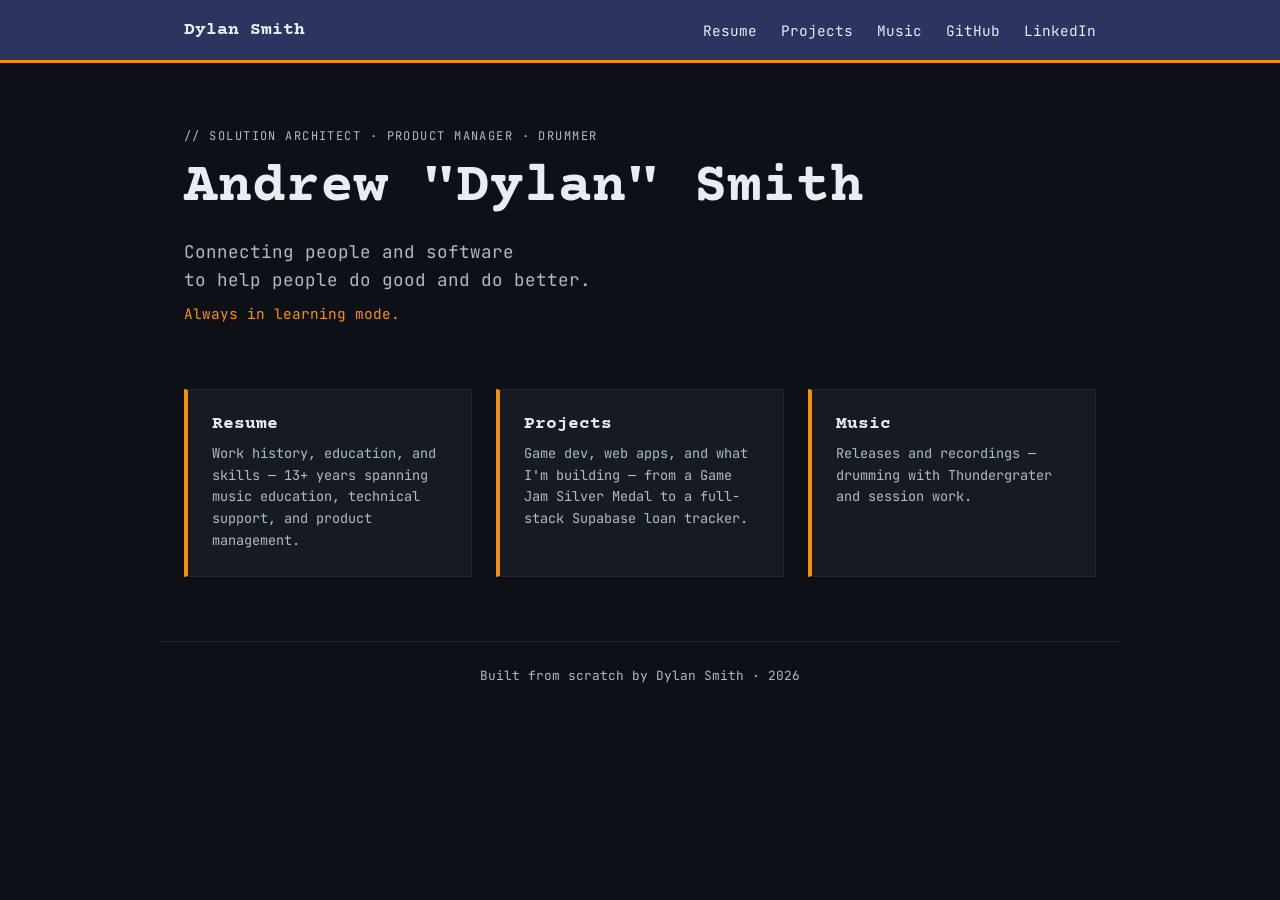
<file: index.html>
<!DOCTYPE html>
<html lang="en">

<head>
    <meta charset="UTF-8">
    <!-- viewport meta tag: required for responsive design.
         Without it, mobile browsers zoom out and show the desktop layout. -->
    <meta name="viewport" content="width=device-width, initial-scale=1.0">
    <!-- description: shown in Google search results under your page title -->
    <meta name="description" content="Dylan Smith — Solution Architect, Product Manager, and Drummer based in Michigan.">
    <title>Dylan Smith</title>

    <!-- Preconnect hints tell the browser to open a connection to Google Fonts
         early, before it even starts parsing the CSS that requests the fonts.
         This shaves ~100-200ms off font load time on first visit. -->
    <link rel="preconnect" href="https://fonts.googleapis.com">
    <link rel="preconnect" href="https://fonts.gstatic.com" crossorigin>
    <link href="https://fonts.googleapis.com/css2?family=Courier+Prime:ital,wght@0,400;0,700;1,400&family=JetBrains+Mono:wght@300;400;500&display=swap" rel="stylesheet">

    <link rel="stylesheet" href="css/style.css">
</head>

<body>

    <!-- <header> is a semantic landmark — screen readers and browser "reader mode"
         recognize it as the page header, not just a styled div. -->
    <header>
        <div class="header-inner">
            <a href="index.html" class="site-name">Dylan Smith</a>
            <nav>
                <a href="resume.html">Resume</a>
                <a href="projects.html">Projects</a>
                <a href="music.html">Music</a>
                <a href="https://github.com/drummerboydibs" target="_blank" rel="noopener">GitHub</a>
                <a href="https://www.linkedin.com/in/adylansmith/" target="_blank" rel="noopener">LinkedIn</a>
            </nav>
        </div>
    </header>

    <!-- <main> marks the primary content of the page.
         A page should have exactly one <main>. -->
    <main>

        <!-- Hero: the first thing visitors see -->
        <section class="hero">
            <p class="section-label">// solution architect · product manager · drummer</p>
            <h1>Andrew "Dylan" Smith</h1>
            <p class="hero-tagline">Connecting people and software<br>to help people do good and do better.</p>
            <p class="hero-sub">Always in learning mode.</p>
        </section>

        <!-- Navigation cards: the three main sections of the site -->
        <div class="card-grid">

            <!-- <article> = self-contained content. Could make sense on its own,
                 outside the context of this page. Good fit for a card. -->
            <article class="card">
                <h2><a href="resume.html">Resume</a></h2>
                <p>Work history, education, and skills — 13+ years spanning music education, technical support, and product management.</p>
            </article>

            <article class="card">
                <h2><a href="projects.html">Projects</a></h2>
                <p>Game dev, web apps, and what I'm building — from a Game Jam Silver Medal to a full-stack Supabase loan tracker.</p>
            </article>

            <article class="card">
                <h2><a href="music.html">Music</a></h2>
                <p>Releases and recordings — drumming with Thundergrater and session work.</p>
            </article>

        </div>

    </main>

    <footer>
        <p>Built from scratch by Dylan Smith &middot; 2026</p>
    </footer>

    <!-- Script tag at bottom of body: the HTML above is fully parsed before
         this runs, so querySelectorAll() can find the nav links. -->
    <script src="js/main.js"></script>

</body>

</html>
</file>
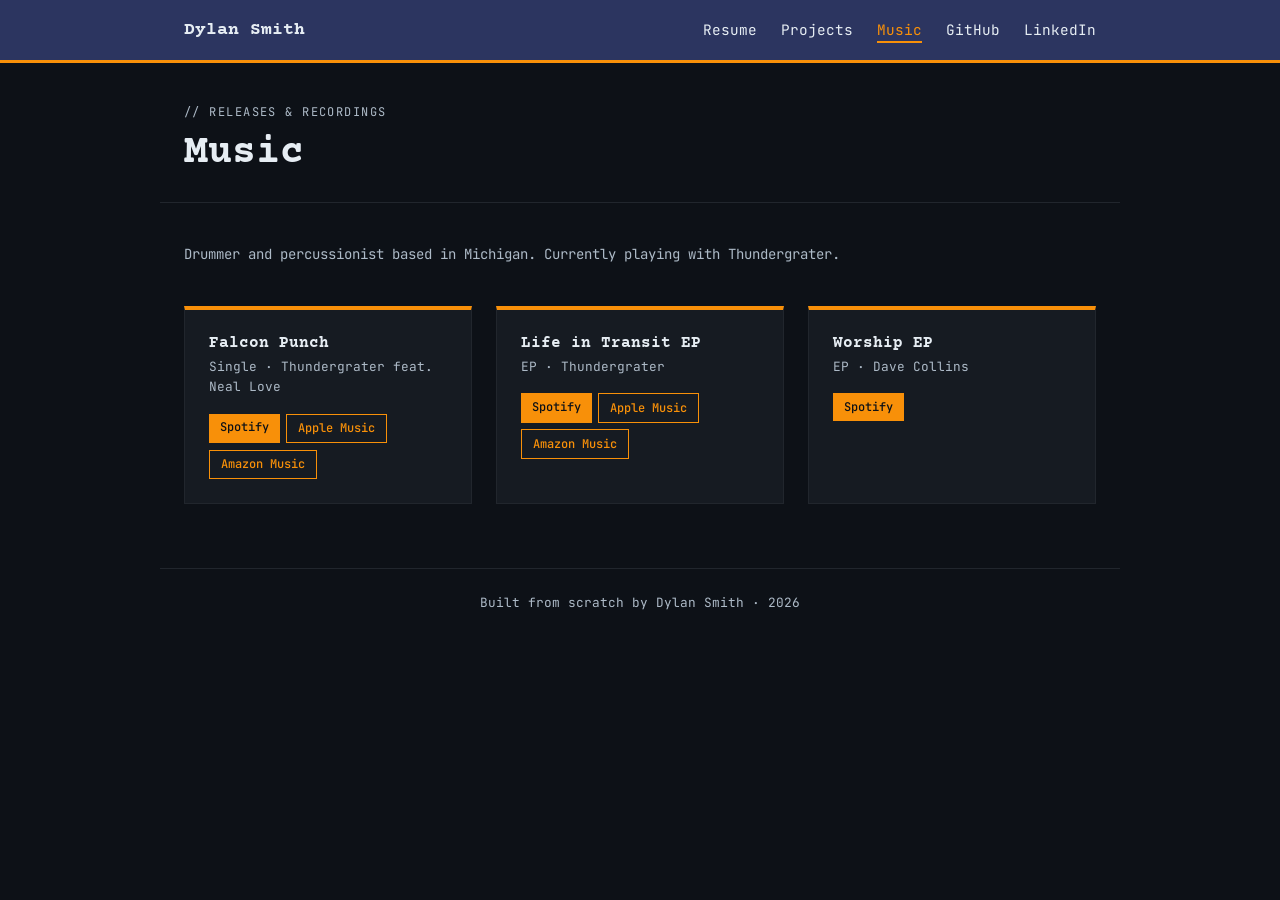
<file: music.html>
<!DOCTYPE html>
<html lang="en">

<head>
    <meta charset="UTF-8">
    <meta name="viewport" content="width=device-width, initial-scale=1.0">
    <meta name="description" content="Dylan Smith's music — releases and recordings as a drummer and percussionist.">
    <title>Music — Dylan Smith</title>
    <link rel="preconnect" href="https://fonts.googleapis.com">
    <link rel="preconnect" href="https://fonts.gstatic.com" crossorigin>
    <link href="https://fonts.googleapis.com/css2?family=Courier+Prime:ital,wght@0,400;0,700;1,400&family=JetBrains+Mono:wght@300;400;500&display=swap" rel="stylesheet">
    <link rel="stylesheet" href="css/style.css">
</head>

<body>

    <header>
        <div class="header-inner">
            <a href="index.html" class="site-name">Dylan Smith</a>
            <nav>
                <a href="resume.html">Resume</a>
                <a href="projects.html">Projects</a>
                <a href="music.html">Music</a>
                <a href="https://github.com/drummerboydibs" target="_blank" rel="noopener">GitHub</a>
                <a href="https://www.linkedin.com/in/adylansmith/" target="_blank" rel="noopener">LinkedIn</a>
            </nav>
        </div>
    </header>

    <main>

        <div class="page-header">
            <p class="section-label">// releases &amp; recordings</p>
            <h1>Music</h1>
        </div>

        <div class="music-content">

            <p class="music-intro">
                Drummer and percussionist based in Michigan. Currently playing with Thundergrater.
            </p>

            <div class="music-grid">

                <!-- The streaming buttons use two style variants:
                     .streaming-btn = filled orange (primary — Spotify gets top billing)
                     .streaming-btn.secondary = outlined (secondary platforms)
                     Same element, different modifier class — a BEM-style pattern. -->

                <section class="music-card">
                    <h2>
                        <a href="https://open.spotify.com/album/7L45WuAiXJymzDxUGc8w26" target="_blank" rel="noopener">
                            Falcon Punch
                        </a>
                    </h2>
                    <p class="music-credit">Single &middot; Thundergrater feat. Neal Love</p>
                    <div class="streaming-links">
                        <a href="https://open.spotify.com/album/7L45WuAiXJymzDxUGc8w26" target="_blank" rel="noopener" class="streaming-btn">Spotify</a>
                        <a href="https://music.apple.com/us/album/falcon-punch-single/1645551451" target="_blank" rel="noopener" class="streaming-btn secondary">Apple Music</a>
                        <a href="https://www.amazon.com/music/player/albums/B0BFJGVRGT" target="_blank" rel="noopener" class="streaming-btn secondary">Amazon Music</a>
                    </div>
                </section>

                <section class="music-card">
                    <h2>
                        <a href="https://open.spotify.com/album/42EQlAPDlST9TicjssfLAK" target="_blank" rel="noopener">
                            Life in Transit EP
                        </a>
                    </h2>
                    <p class="music-credit">EP &middot; Thundergrater</p>
                    <div class="streaming-links">
                        <a href="https://open.spotify.com/album/42EQlAPDlST9TicjssfLAK" target="_blank" rel="noopener" class="streaming-btn">Spotify</a>
                        <a href="https://music.apple.com/us/album/life-in-transit/1039676769" target="_blank" rel="noopener" class="streaming-btn secondary">Apple Music</a>
                        <a href="https://www.amazon.com/music/player/albums/B015D9L9CA" target="_blank" rel="noopener" class="streaming-btn secondary">Amazon Music</a>
                    </div>
                </section>

                <section class="music-card">
                    <h2>
                        <a href="https://open.spotify.com/album/6tl5kO81o24dCLiqOOdbKi" target="_blank" rel="noopener">
                            Worship EP
                        </a>
                    </h2>
                    <p class="music-credit">EP &middot; Dave Collins</p>
                    <div class="streaming-links">
                        <a href="https://open.spotify.com/album/6tl5kO81o24dCLiqOOdbKi" target="_blank" rel="noopener" class="streaming-btn">Spotify</a>
                    </div>
                </section>

            </div>
        </div>

    </main>

    <footer>
        <p>Built from scratch by Dylan Smith &middot; 2026</p>
    </footer>

    <script src="js/main.js"></script>

</body>

</html>
</file>
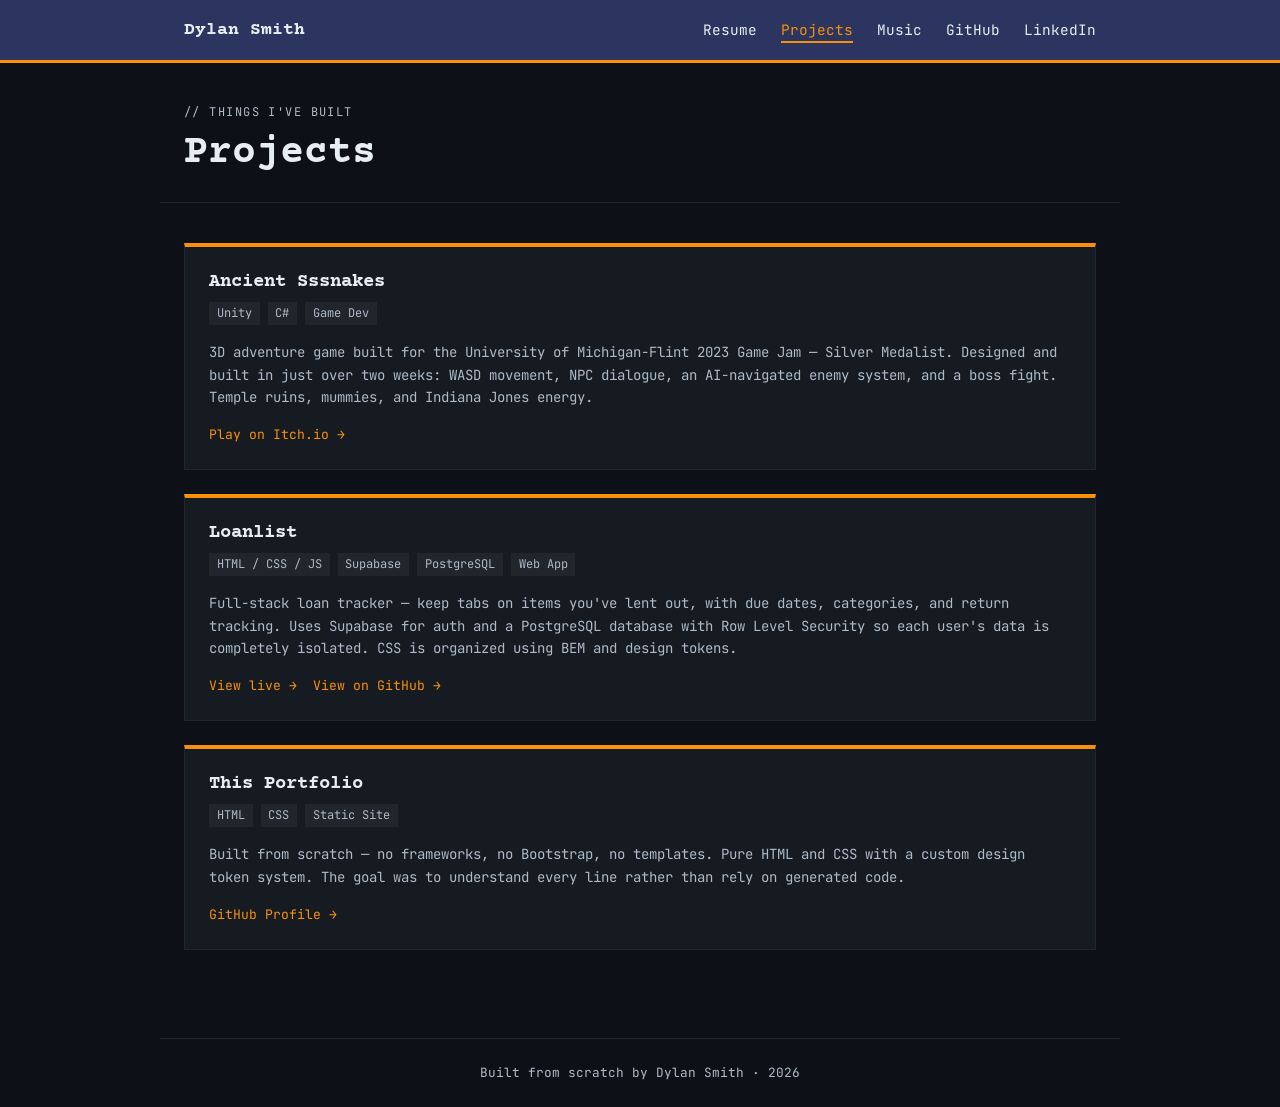
<file: projects.html>
<!DOCTYPE html>
<html lang="en">

<head>
    <meta charset="UTF-8">
    <meta name="viewport" content="width=device-width, initial-scale=1.0">
    <meta name="description" content="Dylan Smith's projects — game development, web apps, and ongoing learning.">
    <title>Projects — Dylan Smith</title>
    <link rel="preconnect" href="https://fonts.googleapis.com">
    <link rel="preconnect" href="https://fonts.gstatic.com" crossorigin>
    <link href="https://fonts.googleapis.com/css2?family=Courier+Prime:ital,wght@0,400;0,700;1,400&family=JetBrains+Mono:wght@300;400;500&display=swap" rel="stylesheet">
    <link rel="stylesheet" href="css/style.css">
</head>

<body>

    <header>
        <div class="header-inner">
            <a href="index.html" class="site-name">Dylan Smith</a>
            <nav>
                <a href="resume.html">Resume</a>
                <a href="projects.html">Projects</a>
                <a href="music.html">Music</a>
                <a href="https://github.com/drummerboydibs" target="_blank" rel="noopener">GitHub</a>
                <a href="https://www.linkedin.com/in/adylansmith/" target="_blank" rel="noopener">LinkedIn</a>
            </nav>
        </div>
    </header>

    <main>

        <div class="page-header">
            <p class="section-label">// things I've built</p>
            <h1>Projects</h1>
        </div>

        <div class="projects-content">

            <!-- Each project is an <article> — self-contained, meaningful on its own.
                 Notice the border-top accent matches the card-grid cards on the home page.
                 Reusing the same visual motif creates visual consistency. -->

            <article class="project-card">
                <h2><a href="https://drummerboydibs.itch.io/ancient-sssnakes" target="_blank" rel="noopener">Ancient Sssnakes</a></h2>
                <div class="project-meta">
                    <span class="project-tag">Unity</span>
                    <span class="project-tag">C#</span>
                    <span class="project-tag">Game Dev</span>
                </div>
                <p>3D adventure game built for the University of Michigan-Flint 2023 Game Jam — Silver Medalist. Designed and built in just over two weeks: WASD movement, NPC dialogue, an AI-navigated enemy system, and a boss fight. Temple ruins, mummies, and Indiana Jones energy.</p>
                <div class="project-links">
                    <a href="https://drummerboydibs.itch.io/ancient-sssnakes" target="_blank" rel="noopener">Play on Itch.io →</a>
                </div>
            </article>

            <article class="project-card">
                <h2>Loanlist</h2>
                <div class="project-meta">
                    <span class="project-tag">HTML / CSS / JS</span>
                    <span class="project-tag">Supabase</span>
                    <span class="project-tag">PostgreSQL</span>
                    <span class="project-tag">Web App</span>
                </div>
                <p>Full-stack loan tracker — keep tabs on items you've lent out, with due dates, categories, and return tracking. Uses Supabase for auth and a PostgreSQL database with Row Level Security so each user's data is completely isolated. CSS is organized using BEM and design tokens.</p>
                <div class="project-links">
                    <a href="https://drummerboydibs.github.io/dude-wheres-my-stuff/" target="_blank" rel="noopener">View live →</a>
                    <a href="https://github.com/drummerboydibs" target="_blank" rel="noopener">View on GitHub →</a>
                </div>
            </article>

            <article class="project-card">
                <h2><a href="https://github.com/drummerboydibs" target="_blank" rel="noopener">This Portfolio</a></h2>
                <div class="project-meta">
                    <span class="project-tag">HTML</span>
                    <span class="project-tag">CSS</span>
                    <span class="project-tag">Static Site</span>
                </div>
                <p>Built from scratch — no frameworks, no Bootstrap, no templates. Pure HTML and CSS with a custom design token system. The goal was to understand every line rather than rely on generated code.</p>
                <div class="project-links">
                    <a href="https://github.com/drummerboydibs" target="_blank" rel="noopener">GitHub Profile →</a>
                </div>
            </article>

        </div>

    </main>

    <footer>
        <p>Built from scratch by Dylan Smith &middot; 2026</p>
    </footer>

    <script src="js/main.js"></script>

</body>

</html>
</file>
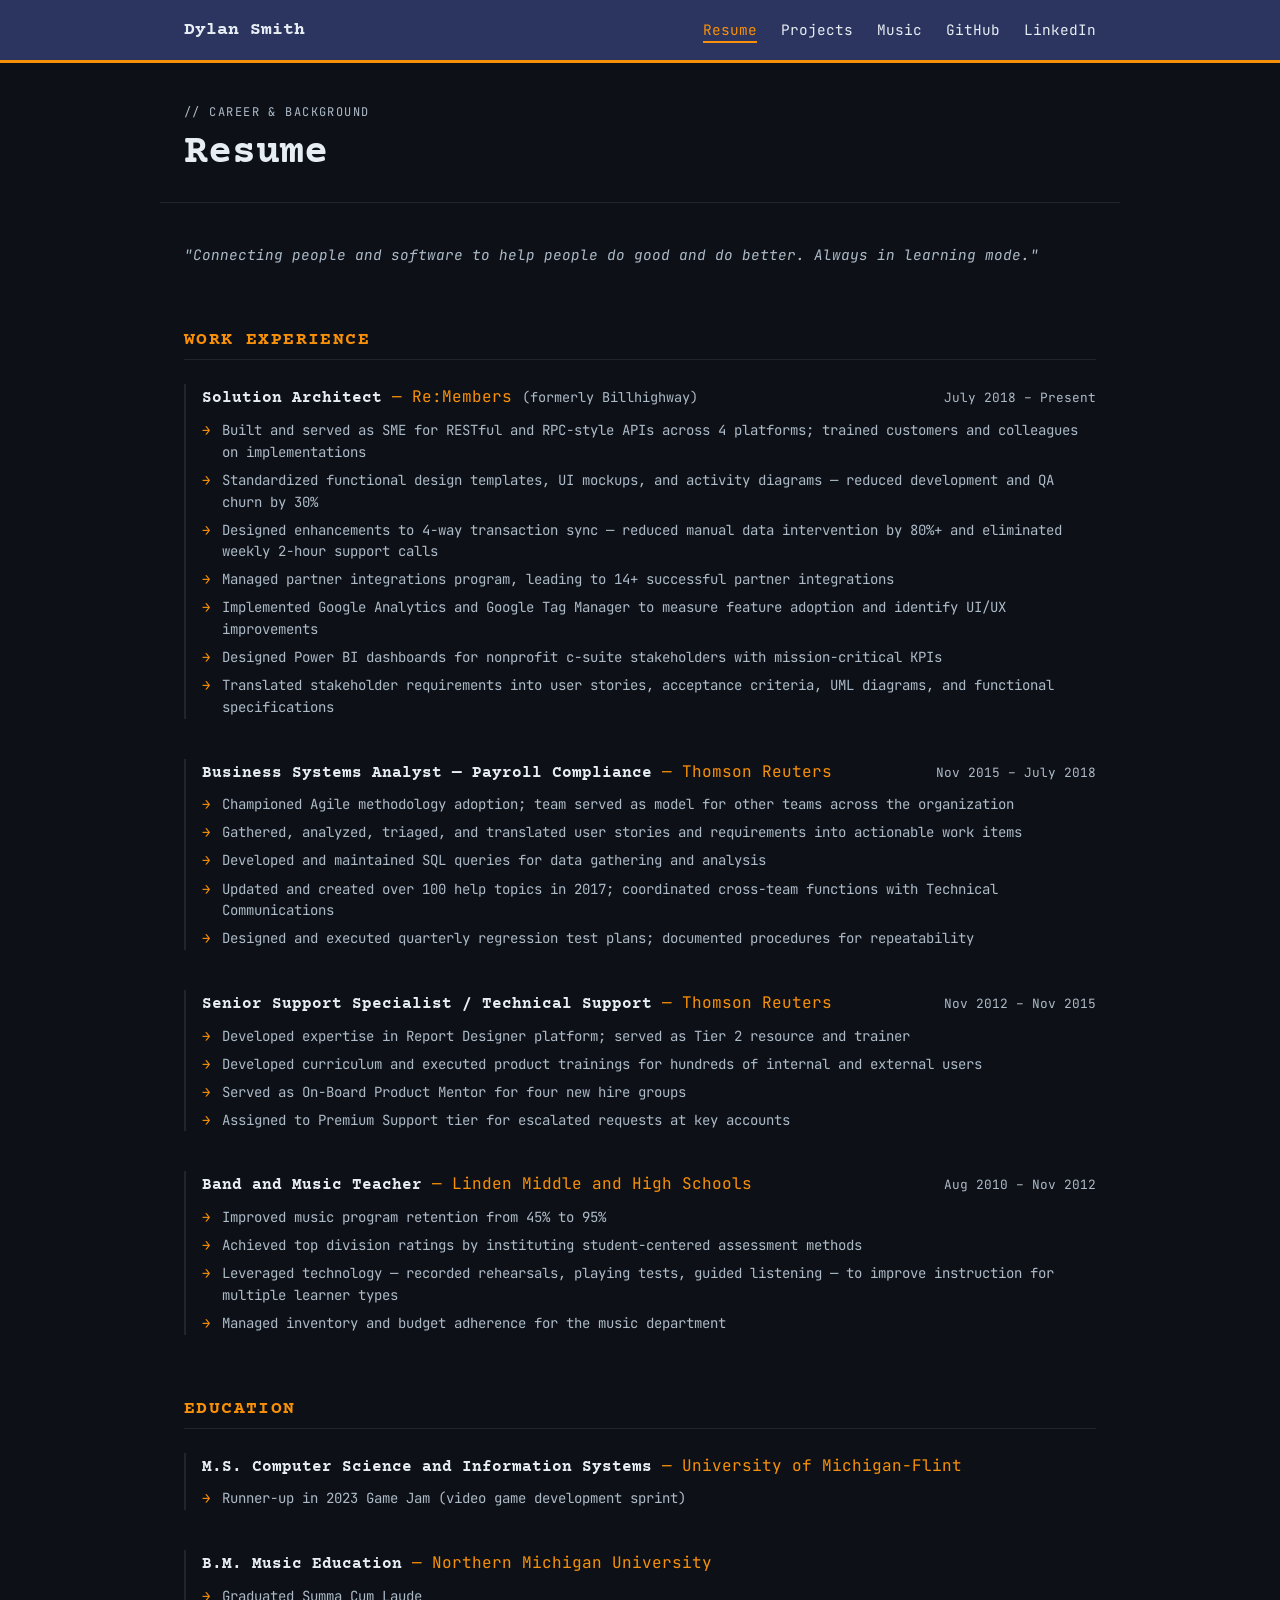
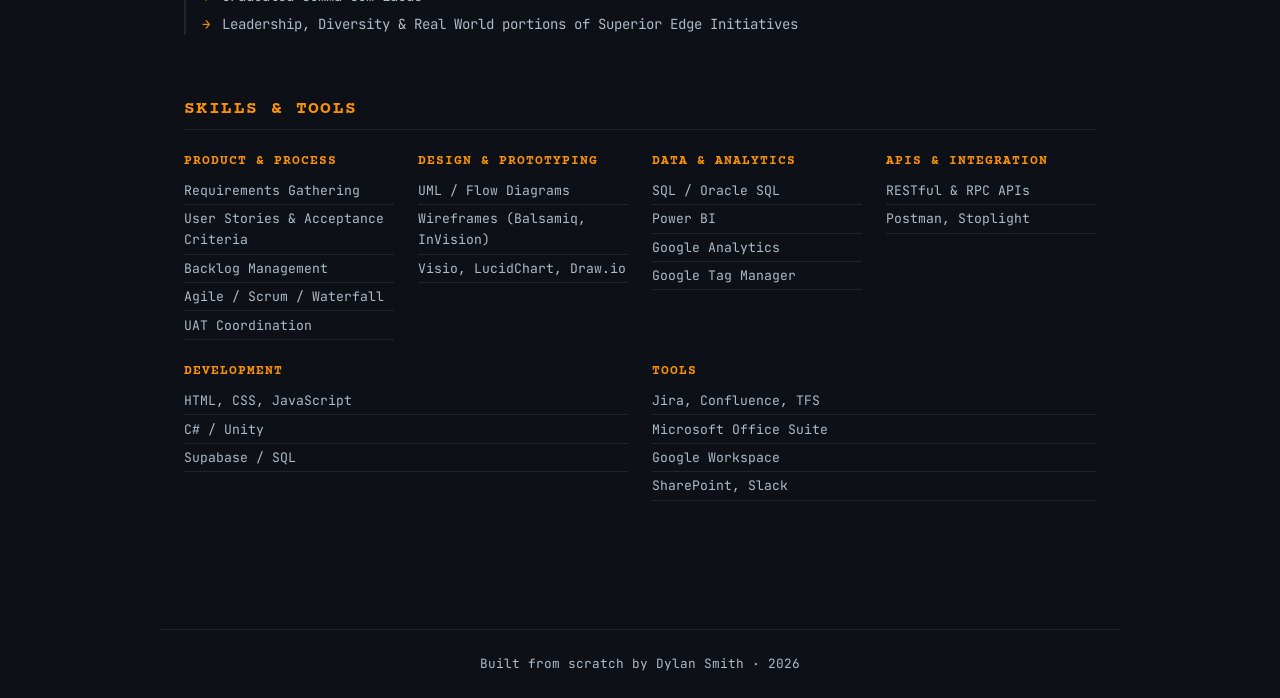
<file: resume.html>
<!DOCTYPE html>
<html lang="en">

<head>
    <meta charset="UTF-8">
    <meta name="viewport" content="width=device-width, initial-scale=1.0">
    <meta name="description" content="Dylan Smith's resume — Solution Architect with 13+ years in product management, technical support, and education.">
    <title>Resume — Dylan Smith</title>
    <link rel="preconnect" href="https://fonts.googleapis.com">
    <link rel="preconnect" href="https://fonts.gstatic.com" crossorigin>
    <link href="https://fonts.googleapis.com/css2?family=Courier+Prime:ital,wght@0,400;0,700;1,400&family=JetBrains+Mono:wght@300;400;500&display=swap" rel="stylesheet">
    <link rel="stylesheet" href="css/style.css">
</head>

<body>

    <header>
        <div class="header-inner">
            <a href="index.html" class="site-name">Dylan Smith</a>
            <nav>
                <a href="resume.html">Resume</a>
                <a href="projects.html">Projects</a>
                <a href="music.html">Music</a>
                <a href="https://github.com/drummerboydibs" target="_blank" rel="noopener">GitHub</a>
                <a href="https://www.linkedin.com/in/adylansmith/" target="_blank" rel="noopener">LinkedIn</a>
            </nav>
        </div>
    </header>

    <main>

        <div class="page-header">
            <p class="section-label">// career &amp; background</p>
            <h1>Resume</h1>
        </div>

        <div class="resume-content">

            <!-- Mission statement -->
            <section class="resume-section">
                <!-- <em> = emphasis, rendered as italics.
                     Use it for semantic emphasis, not just to get italics. -->
                <p style="color: var(--color-muted); font-style: italic; font-size: 0.9rem;">
                    "Connecting people and software to help people do good and do better. Always in learning mode."
                </p>
            </section>

            <!-- Work Experience -->
            <section class="resume-section">
                <h2>Work Experience</h2>

                <div class="job">
                    <div class="job-header">
                        <div>
                            <span class="job-title">Solution Architect</span>
                            <span class="job-company"> — Re:Members <span style="color: var(--color-muted); font-size: 0.85em;">(formerly Billhighway)</span></span>
                        </div>
                        <!-- datetime attribute = machine-readable date (ISO 8601 format).
                             The visible text can be whatever you want. -->
                        <time class="job-dates" datetime="2018-07">July 2018 – Present</time>
                    </div>
                    <ul>
                        <li>Built and served as SME for RESTful and RPC-style APIs across 4 platforms; trained customers and colleagues on implementations</li>
                        <li>Standardized functional design templates, UI mockups, and activity diagrams — reduced development and QA churn by 30%</li>
                        <li>Designed enhancements to 4-way transaction sync — reduced manual data intervention by 80%+ and eliminated weekly 2-hour support calls</li>
                        <li>Managed partner integrations program, leading to 14+ successful partner integrations</li>
                        <li>Implemented Google Analytics and Google Tag Manager to measure feature adoption and identify UI/UX improvements</li>
                        <li>Designed Power BI dashboards for nonprofit c-suite stakeholders with mission-critical KPIs</li>
                        <li>Translated stakeholder requirements into user stories, acceptance criteria, UML diagrams, and functional specifications</li>
                    </ul>
                </div>

                <div class="job">
                    <div class="job-header">
                        <div>
                            <span class="job-title">Business Systems Analyst — Payroll Compliance</span>
                            <span class="job-company"> — Thomson Reuters</span>
                        </div>
                        <time class="job-dates" datetime="2015-11">Nov 2015 – July 2018</time>
                    </div>
                    <ul>
                        <li>Championed Agile methodology adoption; team served as model for other teams across the organization</li>
                        <li>Gathered, analyzed, triaged, and translated user stories and requirements into actionable work items</li>
                        <li>Developed and maintained SQL queries for data gathering and analysis</li>
                        <li>Updated and created over 100 help topics in 2017; coordinated cross-team functions with Technical Communications</li>
                        <li>Designed and executed quarterly regression test plans; documented procedures for repeatability</li>
                    </ul>
                </div>

                <div class="job">
                    <div class="job-header">
                        <div>
                            <span class="job-title">Senior Support Specialist / Technical Support</span>
                            <span class="job-company"> — Thomson Reuters</span>
                        </div>
                        <time class="job-dates" datetime="2012-11">Nov 2012 – Nov 2015</time>
                    </div>
                    <ul>
                        <li>Developed expertise in Report Designer platform; served as Tier 2 resource and trainer</li>
                        <li>Developed curriculum and executed product trainings for hundreds of internal and external users</li>
                        <li>Served as On-Board Product Mentor for four new hire groups</li>
                        <li>Assigned to Premium Support tier for escalated requests at key accounts</li>
                    </ul>
                </div>

                <div class="job">
                    <div class="job-header">
                        <div>
                            <span class="job-title">Band and Music Teacher</span>
                            <span class="job-company"> — Linden Middle and High Schools</span>
                        </div>
                        <time class="job-dates" datetime="2010-08">Aug 2010 – Nov 2012</time>
                    </div>
                    <ul>
                        <li>Improved music program retention from 45% to 95%</li>
                        <li>Achieved top division ratings by instituting student-centered assessment methods</li>
                        <li>Leveraged technology — recorded rehearsals, playing tests, guided listening — to improve instruction for multiple learner types</li>
                        <li>Managed inventory and budget adherence for the music department</li>
                    </ul>
                </div>
            </section>

            <!-- Education -->
            <section class="resume-section">
                <h2>Education</h2>

                <div class="job">
                    <div class="job-header">
                        <div>
                            <span class="job-title">M.S. Computer Science and Information Systems</span>
                            <span class="job-company"> — University of Michigan-Flint</span>
                        </div>
                    </div>
                    <ul>
                        <li>Runner-up in 2023 Game Jam (video game development sprint)</li>
                    </ul>
                </div>

                <div class="job">
                    <div class="job-header">
                        <div>
                            <span class="job-title">B.M. Music Education</span>
                            <span class="job-company"> — Northern Michigan University</span>
                        </div>
                    </div>
                    <ul>
                        <li>Graduated Summa Cum Laude</li>
                        <li>Leadership, Diversity &amp; Real World portions of Superior Edge Initiatives</li>
                    </ul>
                </div>
            </section>

            <!-- Skills -->
            <section class="resume-section">
                <h2>Skills &amp; Tools</h2>
                <div class="skills-grid">

                    <div class="skill-group">
                        <h3>Product &amp; Process</h3>
                        <ul>
                            <li>Requirements Gathering</li>
                            <li>User Stories &amp; Acceptance Criteria</li>
                            <li>Backlog Management</li>
                            <li>Agile / Scrum / Waterfall</li>
                            <li>UAT Coordination</li>
                        </ul>
                    </div>

                    <div class="skill-group">
                        <h3>Design &amp; Prototyping</h3>
                        <ul>
                            <li>UML / Flow Diagrams</li>
                            <li>Wireframes (Balsamiq, InVision)</li>
                            <li>Visio, LucidChart, Draw.io</li>
                        </ul>
                    </div>

                    <div class="skill-group">
                        <h3>Data &amp; Analytics</h3>
                        <ul>
                            <li>SQL / Oracle SQL</li>
                            <li>Power BI</li>
                            <li>Google Analytics</li>
                            <li>Google Tag Manager</li>
                        </ul>
                    </div>

                    <div class="skill-group">
                        <h3>APIs &amp; Integration</h3>
                        <ul>
                            <li>RESTful &amp; RPC APIs</li>
                            <li>Postman, Stoplight</li>
                        </ul>
                    </div>

                    <div class="skill-group">
                        <h3>Development</h3>
                        <ul>
                            <li>HTML, CSS, JavaScript</li>
                            <li>C# / Unity</li>
                            <li>Supabase / SQL</li>
                        </ul>
                    </div>

                    <div class="skill-group">
                        <h3>Tools</h3>
                        <ul>
                            <li>Jira, Confluence, TFS</li>
                            <li>Microsoft Office Suite</li>
                            <li>Google Workspace</li>
                            <li>SharePoint, Slack</li>
                        </ul>
                    </div>

                </div>
            </section>

        </div>
    </main>

    <footer>
        <p>Built from scratch by Dylan Smith &middot; 2026</p>
    </footer>

    <script src="js/main.js"></script>

</body>

</html>
</file>
<file: css/style.css>
/* ============================================================
   DESIGN TOKENS
   All colors, fonts, and spacing live here.
   Change a value once — it updates everywhere that uses var().
   ============================================================ */
:root {
    /* Colors */
    --color-bg:      #0d1117;   /* near-black page background */
    --color-surface: #161b22;   /* card / section backgrounds */
    --color-navy:    #2c3560;   /* header (existing brand color) */
    --color-orange:  #f89009;   /* primary accent (existing brand) */
    --color-text:    #e6edf3;   /* main body text */
    --color-muted:   #adbac7;   /* secondary / supporting text */
    --color-border:  #21262d;   /* subtle dividers and card edges */

    /* Typography */
    --font-heading: 'Courier Prime', 'Courier New', monospace;
    --font-body:    'JetBrains Mono', 'Courier New', monospace;

    /* Spacing scale — consistent rhythm across the page */
    --space-xs: 0.5rem;
    --space-sm: 1rem;
    --space-md: 1.5rem;
    --space-lg: 2.5rem;
    --space-xl: 4rem;

    /* Maximum content width — centers things on wide screens */
    --max-width: 960px;
}

/* ============================================================
   RESET & BASE
   Normalize browser defaults before we add our own styles.
   ============================================================ */

/* box-sizing: border-box means padding and border count INSIDE
   the element's width, not added on top of it. */
*, *::before, *::after {
    box-sizing: border-box;
    margin: 0;
    padding: 0;
}

body {
    background-color: var(--color-bg);
    color: var(--color-text);
    font-family: var(--font-body);
    font-size: 1rem;
    line-height: 1.6;
    font-weight: 400;
}

/* Default link color is our orange accent.
   text-decoration: none removes the underline (we add it back on hover selectively). */
a {
    color: var(--color-orange);
    text-decoration: none;
}

a:hover {
    text-decoration: underline;
}

/* All headings use the Courier Prime monospace font */
h1, h2, h3, h4 {
    font-family: var(--font-heading);
    font-weight: 700;
    line-height: 1.2;
}

/* ============================================================
   HEADER & NAV
   ============================================================ */
header {
    background-color: var(--color-navy);
    border-bottom: 3px solid var(--color-orange);
    /* sticky: header stays at top of viewport while you scroll */
    position: sticky;
    top: 0;
    z-index: 100; /* stays above all page content */
}

.header-inner {
    max-width: var(--max-width);
    margin: 0 auto;
    padding: var(--space-sm) var(--space-md);
    display: flex;
    justify-content: space-between;
    align-items: center;
    gap: var(--space-md);
}

.site-name {
    font-family: var(--font-heading);
    font-weight: 700;
    font-size: 1.1rem;
    color: var(--color-text);
}

.site-name:hover {
    color: var(--color-orange);
    text-decoration: none;
}

nav {
    display: flex;
    gap: var(--space-md);
    flex-wrap: wrap; /* links wrap to a second line on narrow screens */
}

nav a {
    color: var(--color-text);
    font-size: 0.9rem;
    /* transition smooths the color change on hover (0.15s = fast but visible) */
    transition: color 0.15s;
}

nav a:hover {
    color: var(--color-orange);
    text-decoration: none;
}

/* Added by main.js at runtime — marks the current page in the nav */
nav a.nav-active {
    color: var(--color-orange);
    border-bottom: 2px solid var(--color-orange);
}

/* ============================================================
   FOOTER
   ============================================================ */
footer {
    border-top: 1px solid var(--color-border);
    padding: var(--space-md);
    text-align: center;
    font-size: 0.8rem;
    color: var(--color-muted);
    max-width: var(--max-width);
    margin: 0 auto;
}

/* ============================================================
   REUSABLE: SECTION LABEL
   The small all-caps label above headings (e.g. "// work history").
   ============================================================ */
.section-label {
    font-size: 0.75rem;
    color: var(--color-muted);
    letter-spacing: 0.12em;
    text-transform: uppercase;
    margin-bottom: var(--space-xs);
    font-family: var(--font-body);
}

/* ============================================================
   REUSABLE: PAGE HEADER
   The title block at the top of inner pages (resume, projects, music).
   ============================================================ */
.page-header {
    max-width: var(--max-width);
    margin: 0 auto;
    padding: var(--space-lg) var(--space-md) var(--space-md);
    border-bottom: 1px solid var(--color-border);
    margin-bottom: var(--space-lg);
}

.page-header h1 {
    /* clamp(min, preferred, max): responsive type without media queries.
       Browser picks a value between 1.5rem and 2.5rem based on viewport width. */
    font-size: clamp(1.5rem, 4vw, 2.5rem);
}

/* ============================================================
   HOME: HERO
   ============================================================ */
.hero {
    padding: var(--space-xl) var(--space-md);
    max-width: var(--max-width);
    margin: 0 auto;
}

.hero h1 {
    font-size: clamp(2rem, 5vw, 3.5rem);
    margin-bottom: var(--space-sm);
}

.hero-tagline {
    font-size: 1.1rem;
    color: var(--color-muted);
    margin-bottom: var(--space-xs);
}

.hero-sub {
    font-size: 0.9rem;
    color: var(--color-orange);
}

/* ============================================================
   HOME: CARD GRID
   Three navigation cards on the home page.
   ============================================================ */
.card-grid {
    max-width: var(--max-width);
    margin: 0 auto var(--space-xl);
    padding: 0 var(--space-md);
    display: flex;
    gap: var(--space-md);
    flex-wrap: wrap;
}

.card {
    flex: 1;               /* all cards share available width equally */
    min-width: 220px;      /* below this width, cards stack instead of shrinking */
    background-color: var(--color-surface);
    border: 1px solid var(--color-border);
    border-left: 4px solid var(--color-orange); /* the signature orange accent */
    padding: var(--space-md);
    transition: border-color 0.15s;
}

.card:hover {
    border-left-color: var(--color-text);
}

.card h2 {
    font-size: 1.1rem;
    margin-bottom: var(--space-xs);
}

.card h2 a {
    color: var(--color-text);
}

.card h2 a:hover {
    color: var(--color-orange);
    text-decoration: none;
}

.card p {
    font-size: 0.85rem;
    color: var(--color-muted);
    line-height: 1.6;
}

/* ============================================================
   RESUME PAGE
   ============================================================ */
.resume-content {
    max-width: var(--max-width);
    margin: 0 auto;
    padding: 0 var(--space-md) var(--space-xl);
}

.resume-section {
    margin-bottom: var(--space-xl);
}

.resume-section > h2 {
    font-size: 1.1rem;
    color: var(--color-orange);
    border-bottom: 1px solid var(--color-border);
    padding-bottom: var(--space-xs);
    margin-bottom: var(--space-md);
    text-transform: uppercase;
    letter-spacing: 0.08em;
}

.job {
    margin-bottom: var(--space-lg);
    padding-left: var(--space-sm);
    border-left: 2px solid var(--color-border);
}

.job-header {
    display: flex;
    justify-content: space-between;
    align-items: baseline;
    flex-wrap: wrap;
    gap: var(--space-xs);
    margin-bottom: var(--space-xs);
}

.job-title {
    font-family: var(--font-heading);
    font-weight: 700;
    color: var(--color-text);
    font-size: 1rem;
}

.job-company {
    color: var(--color-orange);
}

/* <time> is a semantic HTML element for dates — good for accessibility
   and search engines. We style it the same as muted text. */
.job-dates {
    font-size: 0.8rem;
    color: var(--color-muted);
    white-space: nowrap;
}

.job ul {
    list-style: none; /* remove default bullet points */
    padding: 0;
    margin-top: var(--space-xs);
}

.job ul li {
    font-size: 0.875rem;
    color: var(--color-muted);
    padding-left: 1.4em;
    position: relative; /* required so the ::before arrow can be placed absolutely */
    margin-bottom: 0.4rem;
    line-height: 1.55;
}

/* ::before is a pseudo-element — it inserts content before each <li>
   without adding extra HTML. Here it creates our → arrow bullet. */
.job ul li::before {
    content: '→';
    position: absolute;
    left: 0;
    color: var(--color-orange);
}

.skills-grid {
    display: flex;
    flex-wrap: wrap;
    gap: var(--space-md);
}

.skill-group {
    flex: 1;
    min-width: 180px;
}

.skill-group h3 {
    font-size: 0.8rem;
    color: var(--color-orange);
    text-transform: uppercase;
    letter-spacing: 0.08em;
    margin-bottom: var(--space-xs);
}

.skill-group ul {
    list-style: none;
    padding: 0;
}

.skill-group ul li {
    font-size: 0.82rem;
    color: var(--color-muted);
    padding: 0.2rem 0;
    border-bottom: 1px solid var(--color-border);
}

/* ============================================================
   PROJECTS PAGE
   ============================================================ */
.projects-content {
    max-width: var(--max-width);
    margin: 0 auto;
    padding: 0 var(--space-md) var(--space-xl);
}

.project-card {
    background-color: var(--color-surface);
    border: 1px solid var(--color-border);
    border-top: 4px solid var(--color-orange);
    padding: var(--space-md);
    margin-bottom: var(--space-md);
}

.project-card h2 {
    font-size: 1.2rem;
    margin-bottom: var(--space-xs);
}

.project-card h2 a {
    color: var(--color-text);
}

.project-card h2 a:hover {
    color: var(--color-orange);
    text-decoration: none;
}

.project-meta {
    display: flex;
    gap: 0.5rem;
    flex-wrap: wrap;
    margin-bottom: var(--space-sm);
}

.project-tag {
    background-color: var(--color-border);
    color: var(--color-muted);
    padding: 0.15em 0.65em;
    font-size: 0.75rem;
    font-family: var(--font-body);
}

.project-card p {
    font-size: 0.875rem;
    color: var(--color-muted);
    line-height: 1.6;
}

.project-links {
    margin-top: var(--space-sm);
    display: flex;
    gap: var(--space-sm);
    flex-wrap: wrap;
}

.project-links a {
    font-size: 0.82rem;
}

/* ============================================================
   MUSIC PAGE
   ============================================================ */
.music-content {
    max-width: var(--max-width);
    margin: 0 auto;
    padding: 0 var(--space-md) var(--space-xl);
}

.music-intro {
    font-size: 0.875rem;
    color: var(--color-muted);
    margin-bottom: var(--space-lg);
}

.music-grid {
    display: flex;
    flex-wrap: wrap;
    gap: var(--space-md);
}

.music-card {
    flex: 1;
    min-width: 220px;
    background-color: var(--color-surface);
    border: 1px solid var(--color-border);
    border-top: 4px solid var(--color-orange);
    padding: var(--space-md);
}

.music-card h2 {
    font-size: 1rem;
    margin-bottom: 0.25rem;
}

.music-card h2 a {
    color: var(--color-text);
}

.music-card h2 a:hover {
    color: var(--color-orange);
    text-decoration: none;
}

.music-credit {
    font-size: 0.8rem;
    color: var(--color-muted);
    margin-bottom: var(--space-sm);
}

.streaming-links {
    display: flex;
    flex-wrap: wrap;
    gap: 0.4rem;
}

/* Primary streaming button — filled orange */
.streaming-btn {
    font-size: 0.75rem;
    font-family: var(--font-body);
    font-weight: 500;
    color: var(--color-bg);
    background-color: var(--color-orange);
    padding: 0.35em 0.9em;
    display: inline-block;
    transition: background-color 0.15s, color 0.15s;
}

.streaming-btn:hover {
    background-color: var(--color-text);
    text-decoration: none;
}

/* Secondary streaming button — outlined */
.streaming-btn.secondary {
    background-color: transparent;
    color: var(--color-orange);
    border: 1px solid var(--color-orange);
}

.streaming-btn.secondary:hover {
    background-color: var(--color-orange);
    color: var(--color-bg);
    text-decoration: none;
}

/* ============================================================
   RESPONSIVE
   Media queries override rules when the viewport is narrow.
   We put these at the bottom so they win the specificity battle.
   ============================================================ */
@media (max-width: 600px) {
    /* Stack header vertically on mobile */
    .header-inner {
        flex-direction: column;
        align-items: flex-start;
        gap: var(--space-xs);
    }

    /* Tighten nav link spacing */
    nav {
        gap: var(--space-sm);
    }

    /* Job header: date drops below title on narrow screens */
    .job-header {
        flex-direction: column;
    }

    /* Reduce outer padding on small screens */
    .hero,
    .card-grid,
    .resume-content,
    .projects-content,
    .music-content,
    .page-header {
        padding-left: var(--space-sm);
        padding-right: var(--space-sm);
    }
}
</file>
